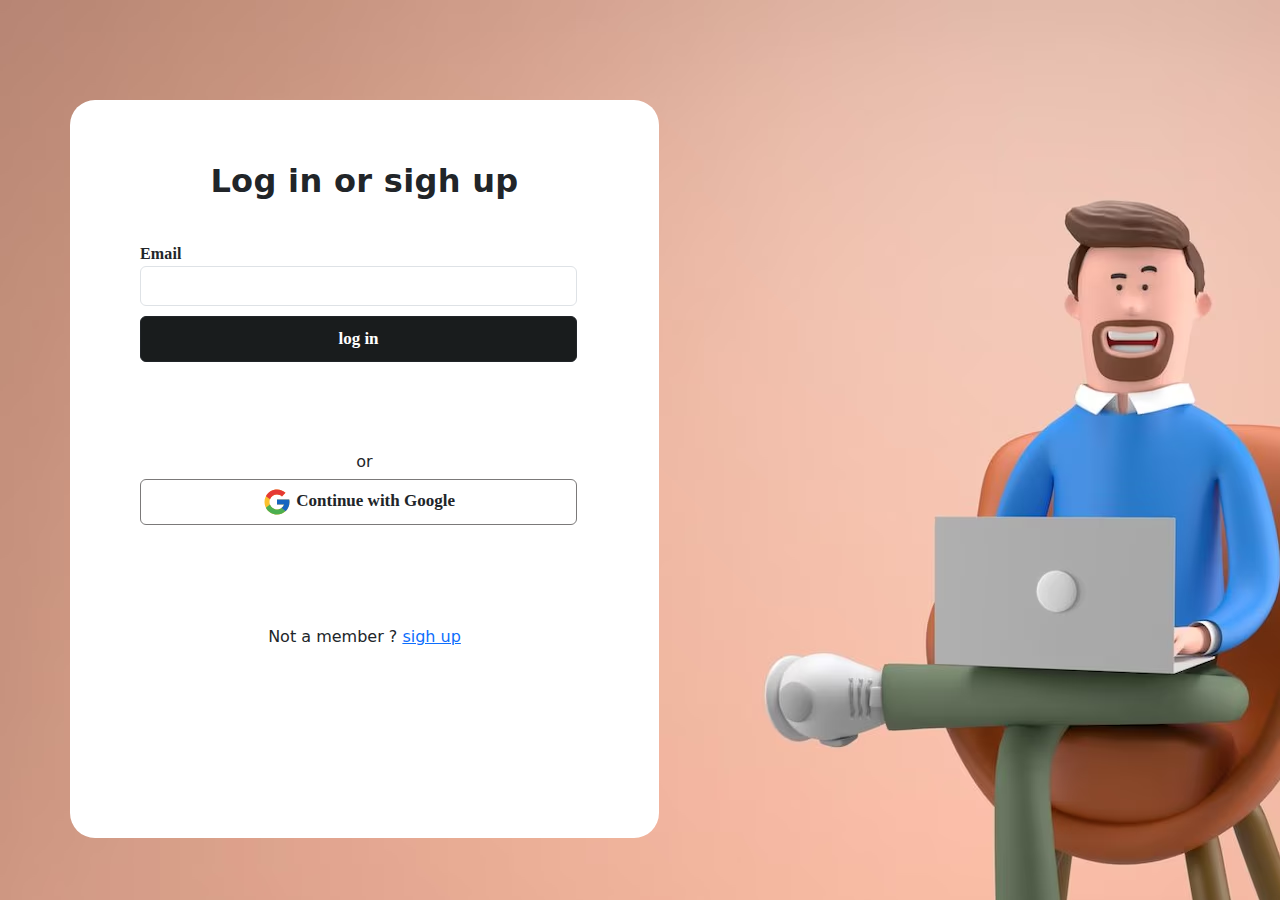
<file: pages/sigh.html>
<!DOCTYPE html>
<html lang="en">
<head>
    <meta charset="UTF-8">
    <meta http-equiv="X-UA-Compatible" content="IE=edge">
    <meta name="viewport" content="width=device-width, initial-scale=1.0">
    <link rel="stylesheet" href="../pages/css-2/decorate.css">
    <link rel="stylesheet" href="../css/bootstrap.min.css">
    <title>log in page</title>
</head>
<body>
  
 <div class="container-2">
   
    <h1 class="cube">
        Log in or sigh up
    </h1>

    <form id="signinForm" novalidate>
     <div class="up">
         
        <lSabel for="username" class="for">Email</lSabel>
        <input type="email" class="form-control text-lowercase" id="email" required="" name="username" value="">
        
     </div>

     <div class="phone">
        <button type="button" class="btn btn-dark"><b class="dec">log in </b> </button>
     </div>
    </form>
<div class="my">

       <h6>or</h6>
</div>

<button type="submit" class="btn btn-dark-2" id="password"><b class="dec">  <img src="../icons8-google.svg" alt="" width="30">  Continue with Google</b> </button>

<div class="page">
<p>
    Not a member ?

    <a href="log/login.html">sigh up</a>
</p>
 </div>

</div>

<script src="js/log-in.js">

</script>
</body>
</html>
</file>
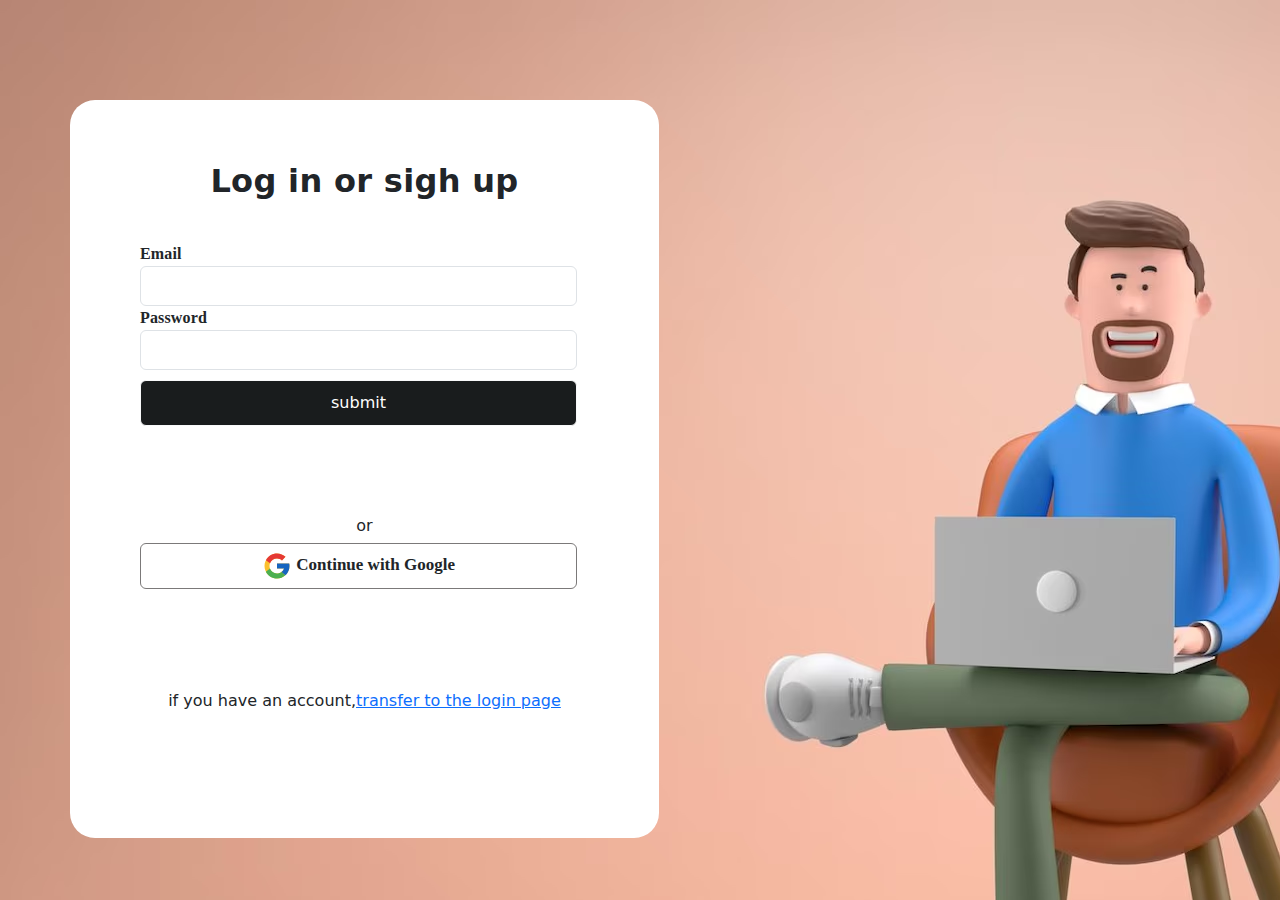
<file: pages/log/login.html>
<!DOCTYPE html>
<html lang="en">
<head>
    <meta charset="UTF-8">
    <meta http-equiv="X-UA-Compatible" content="IE=edge">
    <meta name="viewport" content="width=device-width, initial-scale=1.0">
    <title>Document</title>
    <link rel="stylesheet" href="css/third.css">
    <link rel="stylesheet" href="css/bootstrap.min.css">
</head>
<body>
    <div class="container-3">
   
        <h1 class="cube">
            Log in or sigh up
        </h1>
    
        <form id="signinForm" novalidate>
         <div class="up">
             
            <lSabel for="username" class="for-1">Email</lSabel>
            <input type="email" class="form-control text-lowercase-1" id="email" required="" name="username" value="">
            <lSabel for="username" class="for-1">Password</lSabel>
            <input type="password" class="form-control text-lowercase-1" id="password" required="" name="username" value="">
            
         </div>
    
         <div class="phone">
          
            
            <button type="submit" class="btn btn-light">submit </button>
         </div>
        </form>
    <div class="my">
    
           <h6>or</h6>
    </div>
    
    <button type="button" class="btn btn-dark-2"><b class="dec">  <img src="../icons8-google.svg" alt="" width="30">  Continue with Google</b> </button>
    
    <div class="page">

        <p>
            if you have an account,<a href="index.html">transfer to the login page</a>
        </p>


        <script src="../js/sign-in.js"></script>
</body>
</html>
</file>
<file: pages/css-2/decorate.css>
body {

  background-image: url(/pages/business-man-illustration_1150-58986.avif);
  width: 100%;
  height: 800px;
  background-repeat: no-repeat;

}


h1{
  color: #fff;
  padding-bottom: 2rem;
  font-weight: bold;
}
a{
  color: #333;
}
a:hover{
  color: #E8D426;
  text-decoration: none;
}
.form-control:focus {

    color: #000;
    background-color: #fff;
    border:2px solid #E8D426;
    outline: 0;
    box-shadow: none;

}

.btn{
  background: #E8D426;
  border: #E8D426;
}
.btn:hover {
  background: #E8D426;
  border: #E8D426;
}


.container-2 {

 
  width: 200px;
  height: 100px;
  height: 738px;
  width: 589px;
  left: 795px;
  top: 56px;
  border-radius: 25px;
  margin-left: 70px;
  margin-top: 100px;
  background-color:#FFFFFF ;


}

.cube {

  
  font-size: 32px;
  font-weight: 700;
  line-height: 42px;
  letter-spacing: 0.01em;
  text-align: center;
  padding-top: 60px;
  

}

.form-control.text-lowercase {

  height: 40px;
  width: 437px;
  left: 0px;
  top: 25px;
  border-radius: 6px;
  margin-left: 70px;
  

}

.for {
 
  margin-left: 70px;
font-family: 'Poppins';
font-size: 16px;
font-weight: 600;
line-height: 21px;
letter-spacing: 0.01em;
text-align: left;


}


.phone {

height: 46px;
width: 437px;
left: 0px;
top: 85px;
border-radius: 6px;
padding-left: 70px;
padding-top: 10px;


}




.btn.btn-dark {

  height: 46px;
  width: 437px;
  left: 0px;
  top: 85px;
  border-radius: 6px;
  background-color: #191C1D; 
 
}

.dec {

  font-family: 'Poppins';
  font-size: 17px;
  font-weight: 600;
  line-height: 26px;
  letter-spacing: 0em;
 
  

}

.my {


  display: flex;
  justify-content: center;
  align-items: center;
  padding-top: 100px;

}

.btn.btn-dark-2 {


  
  
  background-color: #FFFFFF;
  border-color:#7B7979;
  height: 46px;
  width: 437px;
  left: 0px;
  top: 85px;
  border-radius: 6px;
  margin-left: 70px;

  
  

}


.page {

 display: flex;
 justify-content: center;
 align-items: center;
 padding-top: 100px;

}
</file>
<file: pages/log/css/third.css>
body {

 background-image: url(/pages/business-man-illustration_1150-58986.avif);
 width: 100%;
 height: 800px;;
}


h1{
    color: #fff;
    padding-bottom: 2rem;
    font-weight: bold;
  }
  a{
    color: #333;
  }
  a:hover{
    color: #E8D426;
    text-decoration: none;
  }
  .form-control:focus {
  
      color: #000;
      background-color: #fff;
      border:2px solid #E8D426;
      outline: 0;
      box-shadow: none;
  
  }
  
  .btn{
    background: #E8D426;
    border: #E8D426;
  }
  .btn:hover {
    background: #E8D426;
    border: #E8D426;
  }
  
  
  .container-3 {
  
   
    width: 200px;
    height: 100px;
    height: 738px;
    width: 589px;
    left: 795px;
    top: 56px;
    border-radius: 25px;
    margin-left: 70px;
    margin-top: 100px;
    background-color:#FFFFFF ;
  
  
  }
  
  .cube {
  
    
    font-size: 32px;
    font-weight: 700;
    line-height: 42px;
    letter-spacing: 0.01em;
    text-align: center;
    padding-top: 60px;
    
  
  }
  
  .form-control.text-lowercase-1 {
  
    height: 40px;
    width: 437px;
    left: 0px;
    top: 25px;
    border-radius: 6px;
    margin-left: 70px;
    
  
  }
  
  .for-1 {
   
  margin-left: 70px;
  font-family: 'Poppins';
  font-size: 16px;
  font-weight: 600;
  line-height: 21px;
  letter-spacing: 0.01em;
  text-align: left;
  
  
  
  }
  
  
  .phone {
  
  height: 46px;
  width: 437px;
  left: 0px;
  top: 85px;
  border-radius: 6px;
  padding-left: 70px;
  padding-top: 10px;
  
  
  }
  
  
  
  
  .btn.btn-light {
  
    height: 46px;
    width: 437px;
    left: 0px;
    top: 85px;
    border-radius: 6px;
    background-color: #191C1D; 
    color: #FFFFFF;
   
  }





  
  .dec {
  
    font-family: 'Poppins';
    font-size: 17px;
    font-weight: 600;
    line-height: 26px;
    letter-spacing: 0em;
   
    
  
  }
  
  .my {
  
  
    display: flex;
    justify-content: center;
    align-items: center;
    padding-top: 100px;
  
  }
  
  .btn.btn-dark-2 {
  
  
    
    
    background-color: #FFFFFF;
    border-color:#7B7979;
    height: 46px;
    width: 437px;
    left: 0px;
    top: 85px;
    border-radius: 6px;
    margin-left: 70px;
  
    
    
  
  }
  
  
  .page {
  
   display: flex;
   justify-content: center;
   align-items: center;
   padding-top: 100px;
  
  }
</file>
